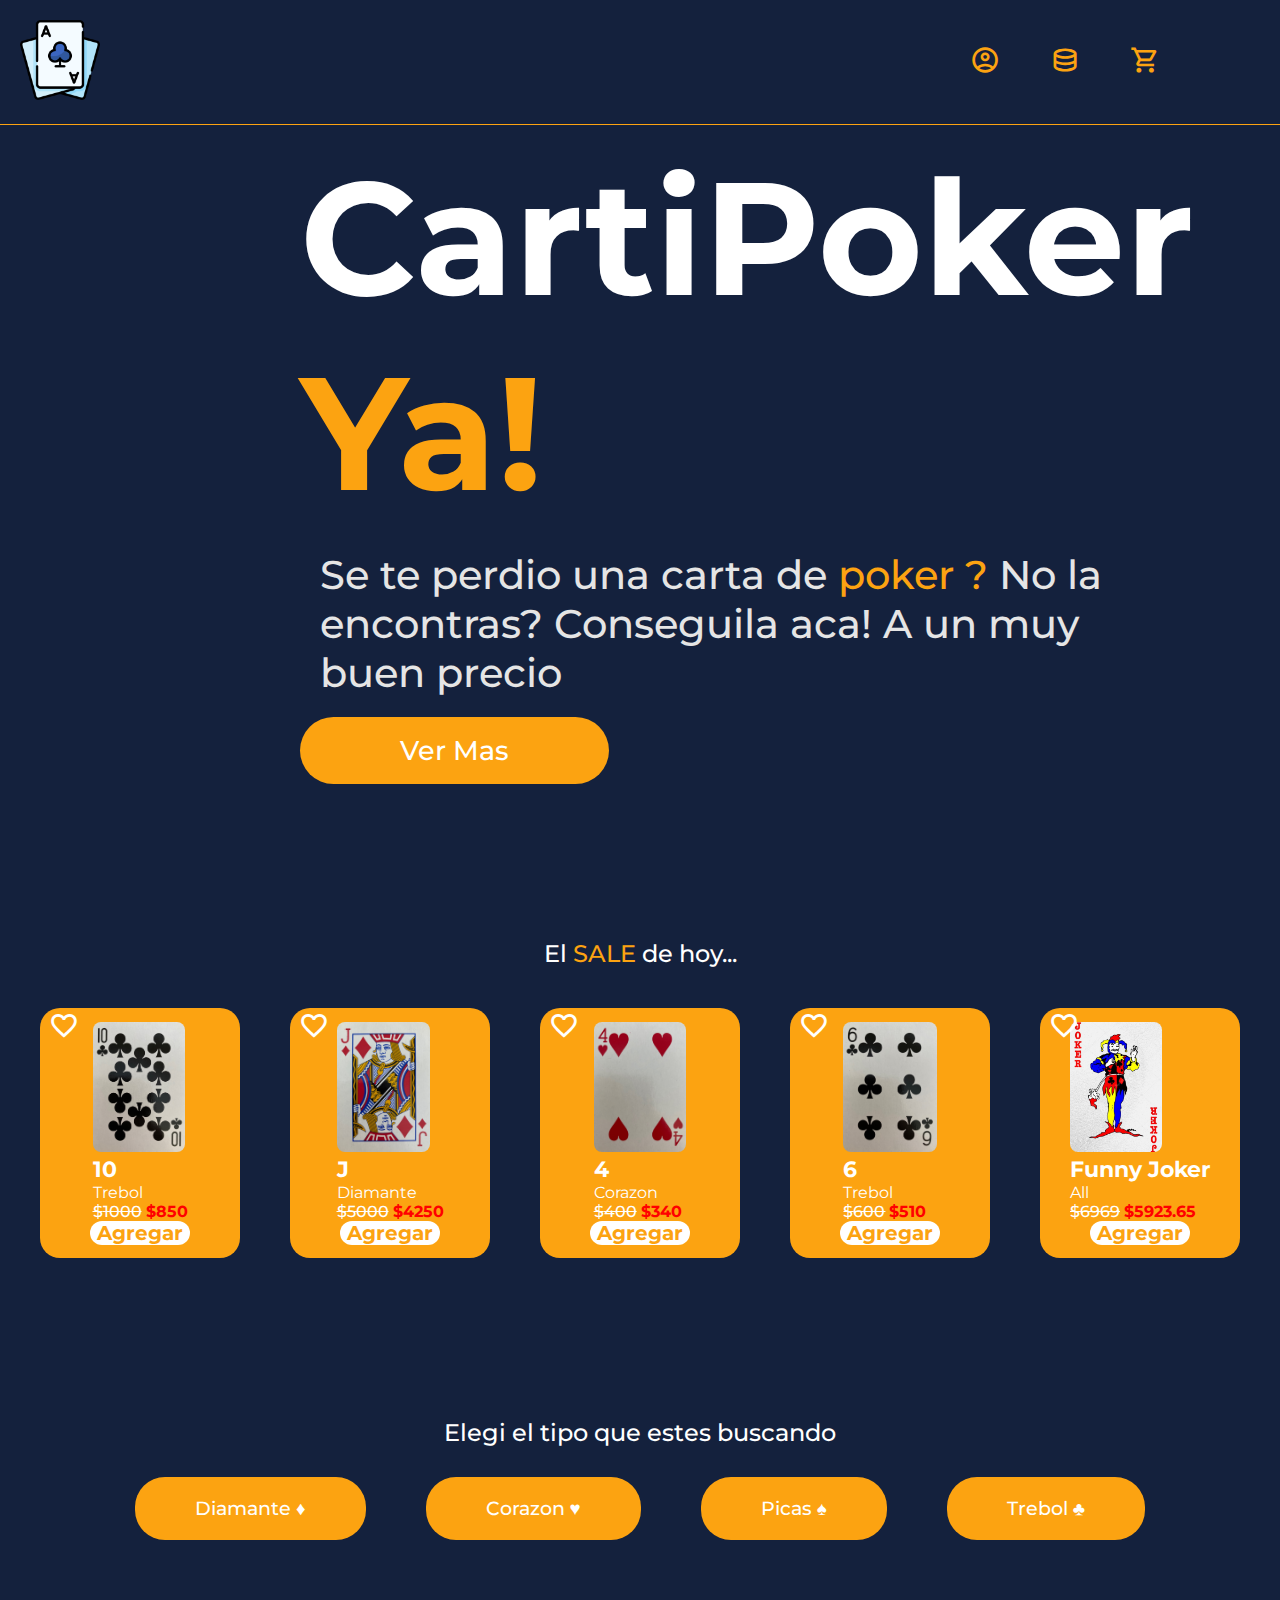
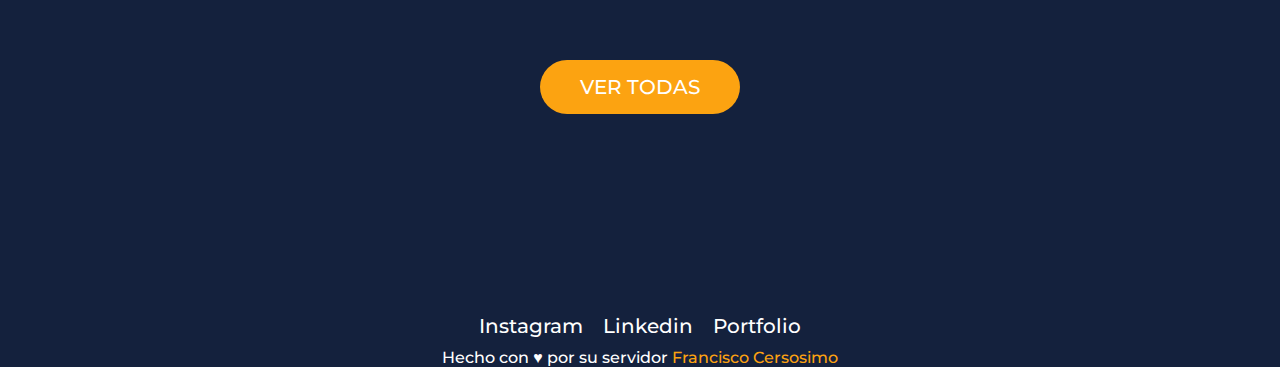
<file: index.html>
<!DOCTYPE html>
<html lang="en">

<head>
    <meta charset="UTF-8">
    <meta http-equiv="X-UA-Compatible" content="IE=edge">
    <meta name="viewport" content="width=device-width, initial-scale=1.0">
    <title>E6 Integrador Nucba</title>
    <link rel="stylesheet" href="https://cdnjs.cloudflare.com/ajax/libs/animate.css/4.1.1/animate.min.css" />
    <link rel="stylesheet"
        href="https://fonts.googleapis.com/css2?family=Material+Symbols+Outlined:opsz,wght,FILL,GRAD@20..48,100..700,0..1,-50..200" />
    <link rel="stylesheet" href="./assets/styles.css">
</head>

<body>
    <header>
        <nav>
            <div class="logo_container">
                <img src="./assets/img/logochetomal.png" alt="" class="logo">
            </div>
            <div class="menu_container">
                <ul class="menu_container_lista">
                    <li>
                        <a href="./login/login.html">
                            <span class="material-symbols-outlined">
                                account_circle
                            </span>
                        </a>
                    </li>
                    <li>
                        <span class="material-symbols-outlined">
                            database
                        </span>
                    </li>
                    <li>
                        <span class="material-symbols-outlined cart_button">
                            shopping_cart
                        </span>
                    </li>
                    <li>
                        <p class="exit_toggle_menu">Close</p>
                    </li>
                </ul>
                <div class="toggle_menu">
                    <span class="material-symbols-outlined">
                        menu
                    </span>
                </div>
            </div>

            <div class="cart">
                <div class="title_and_exit_cart">
                    <div class="exit_cart_container">
                        <p class="exit_cart">X</p>
                    </div>
                    <h2> TU CARRITO </h2>
                </div>

                <div class="cart_products_container">
                </div>
                <div class="total_container">
                    <p>TOTAL:</p>
                    <p class="total">0</p>
                </div>
                <button class="boton_comprar">Comprar</button>
            </div>

            <div class="overlay">
            </div>
        </nav>
    </header>
    <main>
        <section class="hero_container">
            <div>
                <h1>CartiPoker <span>Ya</span><span class="signo_de_exclamacion">!</span> </h1>
                <p class="slogan">Se te perdio una carta de <span>poker ?</span> No la encontras? Conseguila aca! A un
                    muy buen precio</p>
                <a href="#TODAS"><button class="vermas_boton botones"> Ver Mas</button></a>
            </div>
            <div class="imagen_hero_container">

            </div>
        </section>
        <section class="cartasmascompradas_container">
            <h2>El <span>SALE</span> de hoy...</h2>
            <div class="recomended_container">

            </div>
        </section>
        <section class="elegi_el_tipo_container">
            <h2>Elegi el tipo que estes buscando</h2>
            <div class="card_category_container">
                <div class="card_category category" data-category="Diamante">
                    <h3 class="category_type">Diamante &#9830;</h3>
                </div>
                <div class="card_category category" data-category="Corazon">
                    <h3 class="category_type">Corazon &#9829;</h3>
                </div>
                <div class="card_category category" data-category="Pica">
                    <h3 class="category_type">Picas &#9824;</h3>
                </div>
                <div class="card_category category" data-category="Trebol">
                    <h3 class="category_type">Trebol &#9827;</h3>
                </div>
            </div>
            <div class="selected_products_container">

            </div>
        </section>

        <section class="ver_todas_container">
            <button class="ver_todas_boton botones" id="TODAS"> VER TODAS </button>
            <div class="todas_container">

            </div>
        </section>


    </main>
    <footer>
        <div class="datos_personales">
            <ul>
                <li class="link_personal"><a href="https://www.instagram.com/francersosimo/"> Instagram </a></li>
                <li class="link_personal"> <a href="https://www.linkedin.com/in/francisco-cersosimo-5799731b8/">
                        Linkedin </a> </li>
                <li class="link_personal"> <a href="https://landing-page-portfolio-wheat.vercel.app/"> Portfolio </a>
                </li>
            </ul>
        </div>
        <p class="frase_final">Hecho con &#9829; por su servidor <span>Francisco Cersosimo</span> </p>
    </footer>
    <script src="./assets/data.js"></script>
    <script src="./assets/main.js"></script>

</body>

</html>
</file>
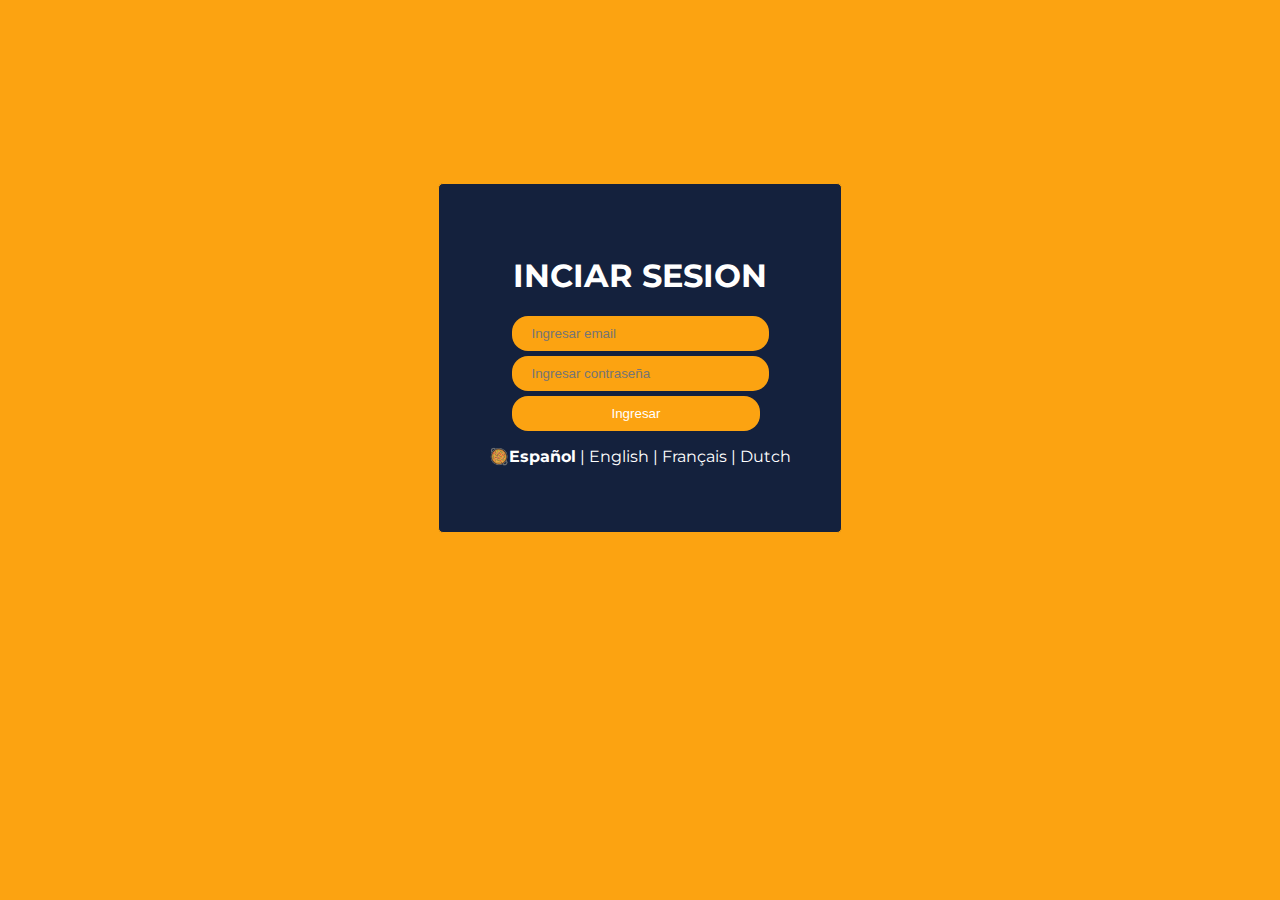
<file: login/login.html>
<!DOCTYPE html>
<html lang="en">
<head>
    <meta charset="UTF-8">
    <meta http-equiv="X-UA-Compatible" content="IE=edge">
    <meta name="viewport" content="width=device-width, initial-scale=1.0">
    <title>Log in</title>
    <link rel="stylesheet" href="loginStyles.css">
</head>
<body>
    <div class="login_container">
        <div class="title_container">
            <h1>INCIAR SESION</h1>
        </div>
        <div class="login_data">
            <input type="email" placeholder="Ingresar email" class="login_input">
            <input type="password" placeholder="Ingresar contraseña" class="login_input">
            <a href="../index.html">
            <button class="login_input login_button" >Ingresar</button>
            </a>
        </div>
        <div class="languages">
            <p><span>🥘Español</span> | English | Français | Dutch</p>
        </div>
    </div>
</body>
</html>
</file>
<file: assets/styles.css>
@import url('https://fonts.googleapis.com/css2?family=Montserrat:wght@300;400;500;700&display=swap');

/* General Stuff */

:root {
    --light: 300;
    --regular: 400;
    --medium: 500;
    --bold: 700;
    --backgroundcolor: #14213d;
    --enlightened_fontcolor: #fca311;
    --default_fontcolor: #FFFFFF;
    --less_important_fontcolor: #e5e5e5;

}

* {
    margin: 0;
    padding: 0;
    box-sizing: border-box;
    font-family: 'Montserrat', sans-serif;
    font-weight: var(--medium);
    color: var(--default_fontcolor);
    list-style: none;
}

body {
    background-color: var(--backgroundcolor);
}

span {
    color: var(--enlightened_fontcolor);
}

.botones {
    border: none;
    border-radius: 60px;
    padding: 17px 100px;
    background-color: var(--enlightened_fontcolor);
    color: var(--default_fontcolor);
    cursor: pointer;
    font-size: 27px;
}

img {
    height: 130px;
    width: auto;
    border-radius: 8px;
}

a {
    text-decoration: none;
}

/* Header */
/* Nav Bar */

nav {
    display: flex;
    padding: 20px;
    justify-content: space-between;
    align-items: center;
    border-bottom: 1px solid var(--enlightened_fontcolor);
}

.logo {
    width: auto;
    height: 80px;
}

.menu_container_lista {
    display: flex;
    margin-right: 50px;
    gap: 50px;
}

.material-symbols-outlined {
    font-size: 30px;
    font-weight: var(--medium);
    cursor: pointer;
}

.toggle_menu,
.exit_toggle_menu {
    display: none;
}

/* CART DESIGN */

.cart {
    display: none;
    flex-direction: column;
    justify-content: space-between;
    align-items: center;
    position: absolute;
    background-color: #fca311;
    width: 300px;
    height: 400px;
    height: auto;
    top: 0;
    right: 0;
    border-radius: 0 0 0 40px;
    z-index: 2;
    box-shadow: inset -39px 0px 50px -22px #000000;
}

.cart h2 {
    font-weight: var(--bold);
    text-decoration: underline 1px;
}

.title_and_exit_cart {
    display: flex;
    align-items: center;
}

.exit_cart_container {
    display: flex;
    position: absolute;
    left: 10px;
    cursor: pointer;
    align-items: center;
    justify-content: center;
    border-radius: 100%;
    background-color: var(--backgroundcolor);
    width: 20px;
    height: 20px;
}

.exit_cart {
    font-weight: var(--bold);
}

.cart_products_container {
    padding: 20px;
}

.spacing-price,
.quantity_handler,
.item_quantity {
    color: var(--default_fontcolor);
}

.item_handler {
    margin-left: 80px;
}

.total_container {
    display: flex;
    gap: 10px;
}

.spacing_price {
    color: var(--default_fontcolor);
}

.overlay {
    position: absolute;
    top: 0px;
    left: 0;
    height: 100vh;
    width: 100%;
    z-index: 1;
    background: rgba(37, 37, 37, 0.2);
    box-shadow: 0px 0px 50px rgba(1, 2, 7, 0.5);
    border-radius: 15px;
    backdrop-filter: blur(5px);
    -webkit-backdrop-filter: blur(5px);
    display: none;
}

.show_overlay {
    display: flex;
}

.boton_comprar {
    cursor: pointer;
    background-color: var(--backgroundcolor);
    border-radius: 16px;
    margin-bottom: 15px;
    width: 200px;
    height: 40px;
}

.card_item {
    display: flex;
}

.sale_price {
    color: red;
}

.product_card--description {
    display: flex;
    flex-direction: column;
    justify-content: center;
    align-items: center;
}

.boton_comprar:hover {
    transform: scale(1.1);
}

/* Handle quantity */

.up,
.down {
    cursor: pointer;
}

/* Main */
/*Hero*/


h1 {
    font-size: 160px;
    font-weight: var(--bold);
}

h1 span {
    font-weight: var(--bold);
}

.slogan {
    font-size: 40px;
    margin: 20px;
    color: var(--less_important_fontcolor);
    font-weight: var(--medium);
}

.hero_container {
    display: flex;
    padding: 15px 300px;
}

@keyframes intermitencia {
    0% {
        color: var(--backgroundcolor);
    }
    50% {
        color: var(--enlightened_fontcolor);
    }
    100% {
        color: var(--backgroundcolor);
    }
}

.signo_de_exclamacion{
    animation: intermitencia 1s;
    animation-iteration-count: infinite;
}


/* Cartas mas compradas */

.cartasmascompradas_container {
    display: flex;
    justify-content: center;
    align-items: center;
    flex-direction: column;
    margin-top: 140px;
}



/* Recomended Container */
.recomended_container {
    display: flex;
    margin-top: 40px;
    gap: 50px;
}

.sale_price,
.sale-spacing-price {
    color: red;
    font-weight: bold;
}

/* Diseño Cards */

.item-product {
    background-color: var(--enlightened_fontcolor);
}

.product_recomendation {
    display: flex;
    flex-direction: column;
    align-items: center;
    justify-content: center;
    position: relative;
    width: 200px;
    height: 250px;
    background-color: var(--enlightened_fontcolor);
    border-radius: 20px;
    padding: 20px 25px;
    margin: 0 auto;
}

.add-btn {
    border: none;
    background-color: var(--default_fontcolor);
    color: var(--enlightened_fontcolor);
    width: 100px;
    height: 50px;
    font-weight: var(--bold);
    font-size: 20px;
    border-radius: 30px;
    cursor: pointer;
}

.add-btn:hover {
    transform: scale(1.1);
}

.favorito {
    position: absolute;
    top: 3px;
    left: 9px;
}

.title-card {
    font-weight: var(--bold);
    font-size: 22px;
}

.value-card {
    font-weight: var(--regular);
}

.favorito_icon {
    color: var(--default_fontcolor);
}

.price,
.spacing-price {
    color: var(--default_fontcolor);
}

/* ELEGI EL TIPO QUE QUIERAS */

.elegi_el_tipo_container {
    display: flex;
    flex-direction: column;
    align-items: center;
    margin-top: 160px;
}

.card_category_container {
    display: flex;
    gap: 60px;
}

.card_category {
    background-color: var(--enlightened_fontcolor);
    margin-top: 30px;
    cursor: pointer;
    padding: 20px 60px;
    border-radius: 30px;
    transition: all 0.5s;
}

.card_category:hover {
    transform: scale(1.1);
}

.selected_products_container {
    display: flex;
    flex-wrap: wrap;
    padding: 60px;
    gap: 10px;
}

/* Clases para favoritos */

.favorito {
    color: red;
}



/* Ver Todas  section */

.ver_todas_container {
    display: flex;
    width: 100vw;
    height: auto;
    justify-content: center;
    align-items: center;
    flex-direction: column;
    gap: 20px;
}

.todas_container {
    display: none;
    padding: 20px;
    gap: 5px;
    flex-wrap: wrap;
}


.ver_todas_boton {
    padding: 15px 35px;
    font-size: 20px;
    width: 200px;
    cursor: pointer;
}

/* FOOTER */

footer {
    display: flex;
    flex-direction: column;
    justify-content: center;
    align-items: center;
    margin-top: 200px;
}

.datos_personales ul {
    display: flex;
    gap: 20px;
    font-size: 20px;
}



.link_personal a:hover {
    color: var(--enlightened_fontcolor);
}

.frase_final {
    margin-top: 10px;
}

/* CLASES PARA TOGGLE */

.rojo {
    color: red;
}

@media (max-width:768px) {

    /* NAV BAR */

    @keyframes toggle_menu_efect {
        0% {
            color: var(--backgroundcolor);
        }

        100% {
            color: var(--enlightened_fontcolor);
        }
    }

    .menu_container span{
        animation-name: toggle_menu_efect;
        animation-duration: 2s;
        transition: all 0.5s ease;
    }

    .menu_container_lista {
        display: none;
    }


    .exit_toggle_menu {
        display: flex;
        color: red;
    }

    .toggle_menu {
        display: flex;
        color: var(--enlightened_fontcolor);
    }

    /* RESPONSIVE PARA TABLET */
    /* HERO SECTION */

    .hero_container {
        padding: 100px 20px;
    }

    .hero_container div {
        padding: 0;
    }

    .hero_container h1 {
        font-size: 128px;
    }

    .slogan {
        font-size: 32px;
    }

    .menu_container_lista {
        margin-right: 0;
        align-items: center;
    }

    /* CARTAS MAS COMPRADAS SECTION */

    .recomended_container {
        flex-wrap: wrap;
    }

    /* CARD CATEGORY SECTION */

    .card_category_container {
        flex-wrap: wrap;
        align-items: center;
        justify-content: center;
    }

    .card_category {
        padding: 10px 20px;
    }
}

@media (max-width:480px) {

    /* NAV BAR */

    .menu_container_lista {
        display: none;
    }

    .exit_toggle_menu {
        display: flex;
        color: red;
    }

    .toggle_menu {
        display: flex;
        color: var(--enlightened_fontcolor);
    }

    /* MOBILE RESPONSIVE */
    /* HERO SECTION */

    .hero_container h1 {
        font-size: 78px;
    }

    .slogan {
        font-size: 20px;
    }

    .vermas_boton {
        padding: 15px 66px;
    }

    /* CARD CATEGORY SECTION */

    .card_category {
        display: flex;
        justify-content: center;
        width: 160px;
    }

    .product_recomendation {
        width: 170px;
        height: auto;
    }

    .show {
        display: flex;
    }

}

.show {
    display: flex;
}

.hide {
    display: none;
}
</file>
<file: login/loginStyles.css>
@import url('https://fonts.googleapis.com/css2?family=Montserrat:wght@300;400;500;700&display=swap');

:root {
    --light: 300;
    --regular: 400;
    --medium: 500;
    --bold: 700;
    --backgroundcolor: #14213d;
    --enlightened_fontcolor: #fca311;
    --default_fontcolor: #FFFFFF;
    --less_important_fontcolor: #e5e5e5;

}

body{
    display: flex;
    justify-content: center;
    align-items: center;
    flex-direction: column;
    height: 700px;
}

html{
    font-family: 'Montserrat', sans-serif;
    background-color: var(--enlightened_fontcolor);
    color: var(--default_fontcolor);
}

.login_container{
    display: flex;
    justify-content: center;
    align-items: center;
    flex-direction: column;
    padding: 50px;
    border: solid 1px var(--enlightened_fontcolor);
    background-color: var(--backgroundcolor);
    border-radius: 5px;
}
.login_data{
    display: flex;
    flex-direction: column;
    gap: 5px;
}

.login_input{
    padding: 10px 60px 10px 20px;
    border: none;
    background-color: var(--enlightened_fontcolor);
    color: var(--default_fontcolor);
    border-radius: 16px;
}

span{
    font-weight: var(--bold);
}

.login_button{
    padding: 10px 100px;
}
</file>
